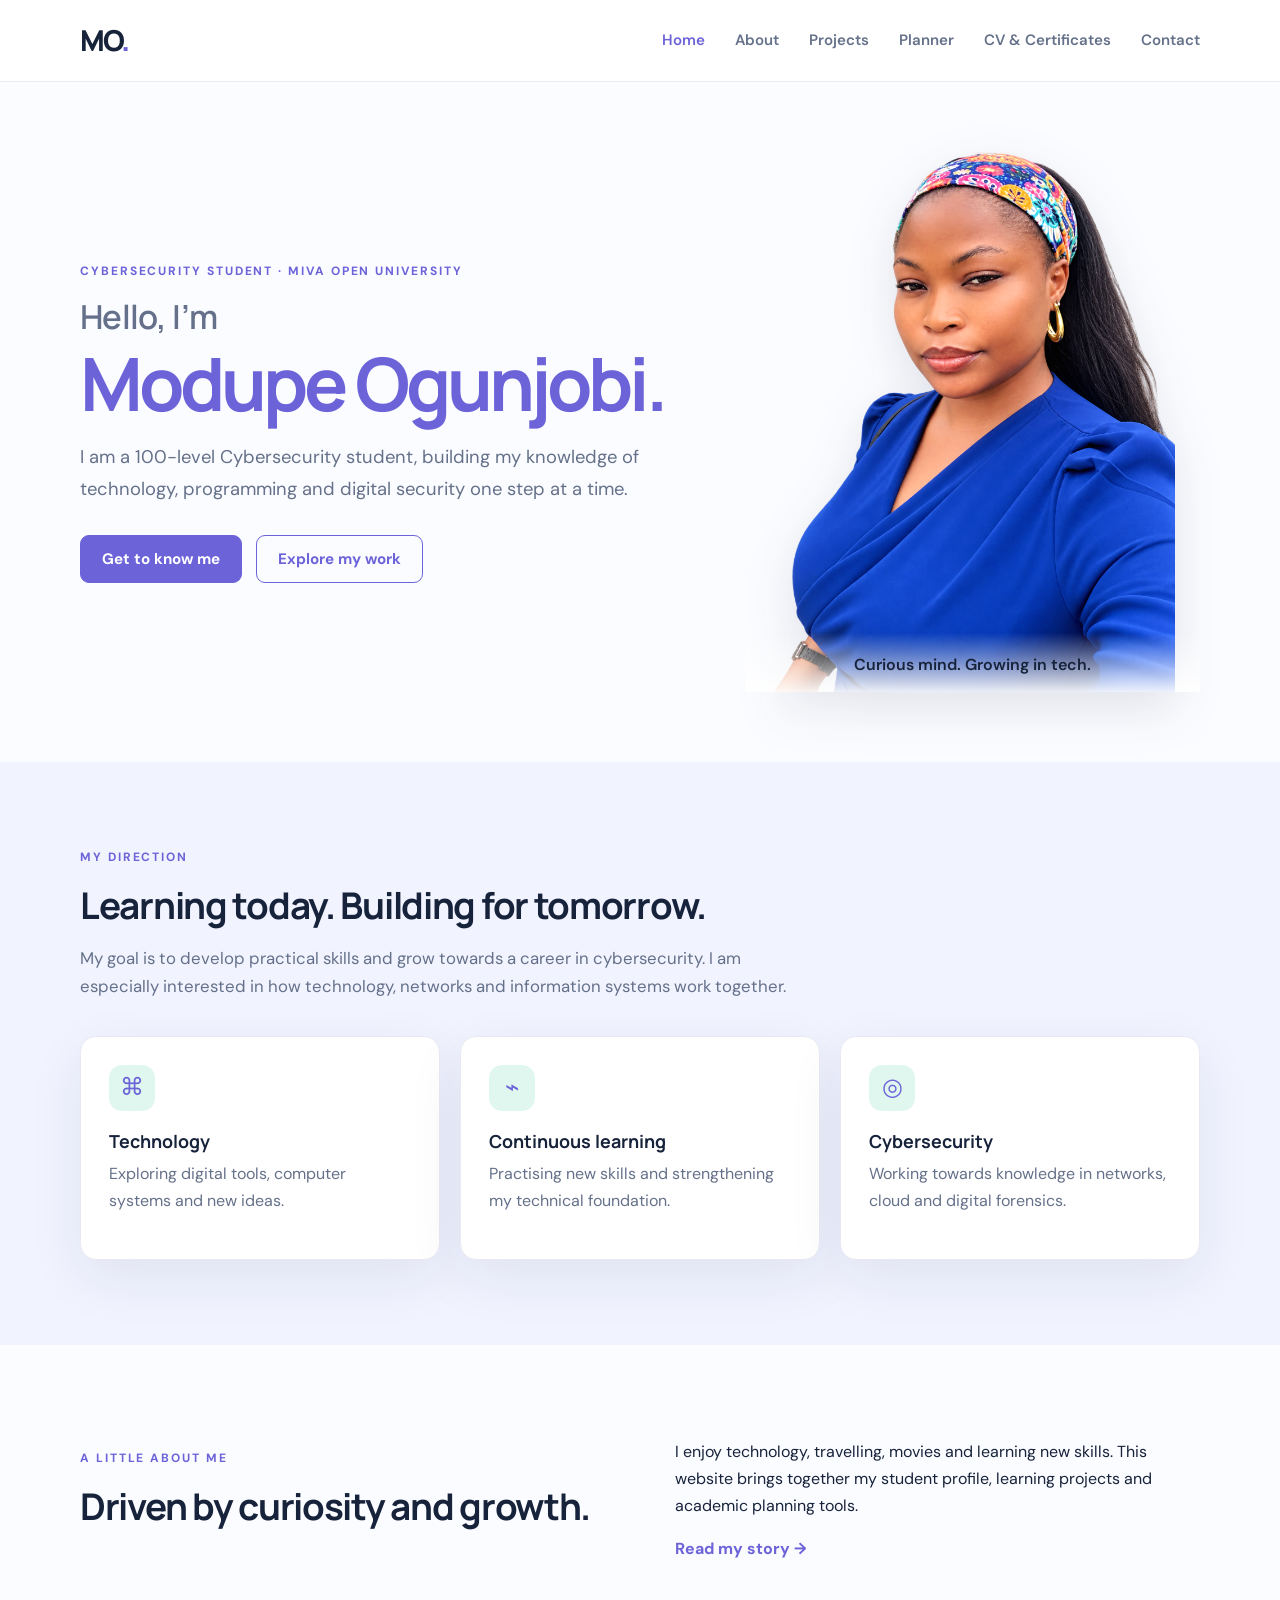
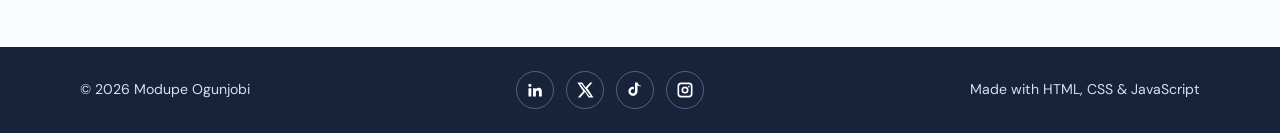
<file: index.html>
<!DOCTYPE html>
<html lang="en">
<head>
  <meta charset="UTF-8">
  <meta name="viewport" content="width=device-width, initial-scale=1.0">
  <meta name="description" content="Modupe Ogunjobi's cybersecurity student portfolio and academic planner.">
  <title>Home | Modupe Ogunjobi</title>
  <link rel="stylesheet" href="css/style.css">
  <script src="js/main.js" defer></script>
</head>
<body>
  <header class="site-header">
    <a class="brand" href="index.html">MO<span>.</span></a>
    <button class="menu-toggle" aria-label="Toggle navigation" aria-expanded="false">☰</button>
    <nav class="site-nav" aria-label="Main navigation">
      <a class="active" href="index.html">Home</a><a href="about.html">About</a><a href="projects.html">Projects</a><a href="planner.html">Planner</a><a href="credentials.html">CV & Certificates</a><a href="contact.html">Contact</a>
    </nav>
  </header>
  <main>
    <section class="hero container">
      <div class="hero-copy">
        <p class="eyebrow">CYBERSECURITY STUDENT · MIVA OPEN UNIVERSITY</p>
        <h1><span class="greeting">Hello, I’m</span><span class="hero-name">Modupe Ogunjobi.</span></h1>
        <p class="lead">I am a 100-level Cybersecurity student, building my knowledge of technology, programming and digital security one step at a time.</p>
        <div class="button-row"><a class="button" href="about.html">Get to know me</a><a class="button button-outline" href="projects.html">Explore my work</a></div>
      </div>
      <div class="hero-art"><img class="hero-photo" src="homepage_portrait_transparent_4k.png" alt="Portrait of Modupe Ogunjobi"><p>Curious mind. Growing in tech.</p></div>
    </section>
    <section class="section soft-bg">
      <div class="container">
        <p class="eyebrow">MY DIRECTION</p><h2>Learning today. Building for tomorrow.</h2>
        <p class="section-intro">My goal is to develop practical skills and grow towards a career in cybersecurity. I am especially interested in how technology, networks and information systems work together.</p>
        <div class="feature-grid">
          <article class="feature-card"><span class="feature-icon">⌘</span><h3>Technology</h3><p>Exploring digital tools, computer systems and new ideas.</p></article>
          <article class="feature-card"><span class="feature-icon">⌁</span><h3>Continuous learning</h3><p>Practising new skills and strengthening my technical foundation.</p></article>
          <article class="feature-card"><span class="feature-icon">◎</span><h3>Cybersecurity</h3><p>Working towards knowledge in networks, cloud and digital forensics.</p></article>
        </div>
      </div>
    </section>
    <section class="container section split-section">
      <div><p class="eyebrow">A LITTLE ABOUT ME</p><h2>Driven by curiosity and growth.</h2></div>
      <div><p>I enjoy technology, travelling, movies and learning new skills. This website brings together my student profile, learning projects and academic planning tools.</p><a class="text-link" href="about.html">Read my story →</a></div>
    </section>
  </main>
  <footer class="site-footer"><div class="container footer-inner"><p>© <span class="current-year"></span> Modupe Ogunjobi</p><div class="social-links" aria-label="Social media">
<a href="https://www.linkedin.com/in/modupe-ogunjobi" target="_blank" rel="noopener noreferrer" aria-label="LinkedIn"><svg viewBox="0 0 24 24" aria-hidden="true"><path d="M5.2 3.5a2.2 2.2 0 1 1 0 4.4 2.2 2.2 0 0 1 0-4.4ZM3.3 9.5h3.8v11.2H3.3V9.5Zm6.1 0H13v1.5h.1c.5-.9 1.7-1.9 3.5-1.9 3.8 0 4.5 2.5 4.5 5.7v5.9h-3.8v-5.2c0-1.3 0-3-1.9-3s-2.2 1.4-2.2 2.9v5.3H9.4V9.5Z"/></svg></a>
<a href="https://x.com/__Cortado" target="_blank" rel="noopener noreferrer" aria-label="X"><svg viewBox="0 0 24 24" aria-hidden="true"><path d="M18.9 2H22l-6.8 7.8L23.2 22h-6.3L12 14.6 5.6 22H2.4l7.3-8.4L1.8 2h6.5l4.5 6.8L18.9 2Zm-1.1 18h1.7L7.3 3.9H5.5L17.8 20Z"/></svg></a>
<a href="https://www.tiktok.com/@cold..latte" target="_blank" rel="noopener noreferrer" aria-label="TikTok"><svg viewBox="0 0 24 24" aria-hidden="true"><path d="M19.6 7.2a6.8 6.8 0 0 1-4.2-1.5v8.1a6.1 6.1 0 1 1-6.1-6.1c.4 0 .8 0 1.2.1v3.4a2.8 2.8 0 1 0 1.5 2.5V2h3.5c.2 2.1 1.5 3.8 4.1 4.1v1.1Z"/></svg></a>
<a href="https://www.instagram.com/ar.feo3" target="_blank" rel="noopener noreferrer" aria-label="Instagram"><svg viewBox="0 0 24 24" aria-hidden="true"><path d="M7 2h10a5 5 0 0 1 5 5v10a5 5 0 0 1-5 5H7a5 5 0 0 1-5-5V7a5 5 0 0 1 5-5Zm0 2.2A2.8 2.8 0 0 0 4.2 7v10A2.8 2.8 0 0 0 7 19.8h10a2.8 2.8 0 0 0 2.8-2.8V7A2.8 2.8 0 0 0 17 4.2H7Zm5 3.1a4.7 4.7 0 1 1 0 9.4 4.7 4.7 0 0 1 0-9.4Zm0 2.2a2.5 2.5 0 1 0 0 5 2.5 2.5 0 0 0 0-5Zm5.1-3.1a1.1 1.1 0 1 1 0 2.2 1.1 1.1 0 0 1 0-2.2Z"/></svg></a>
</div><p>Made with HTML, CSS & JavaScript</p></div></footer>
</body>
</html>
</file>
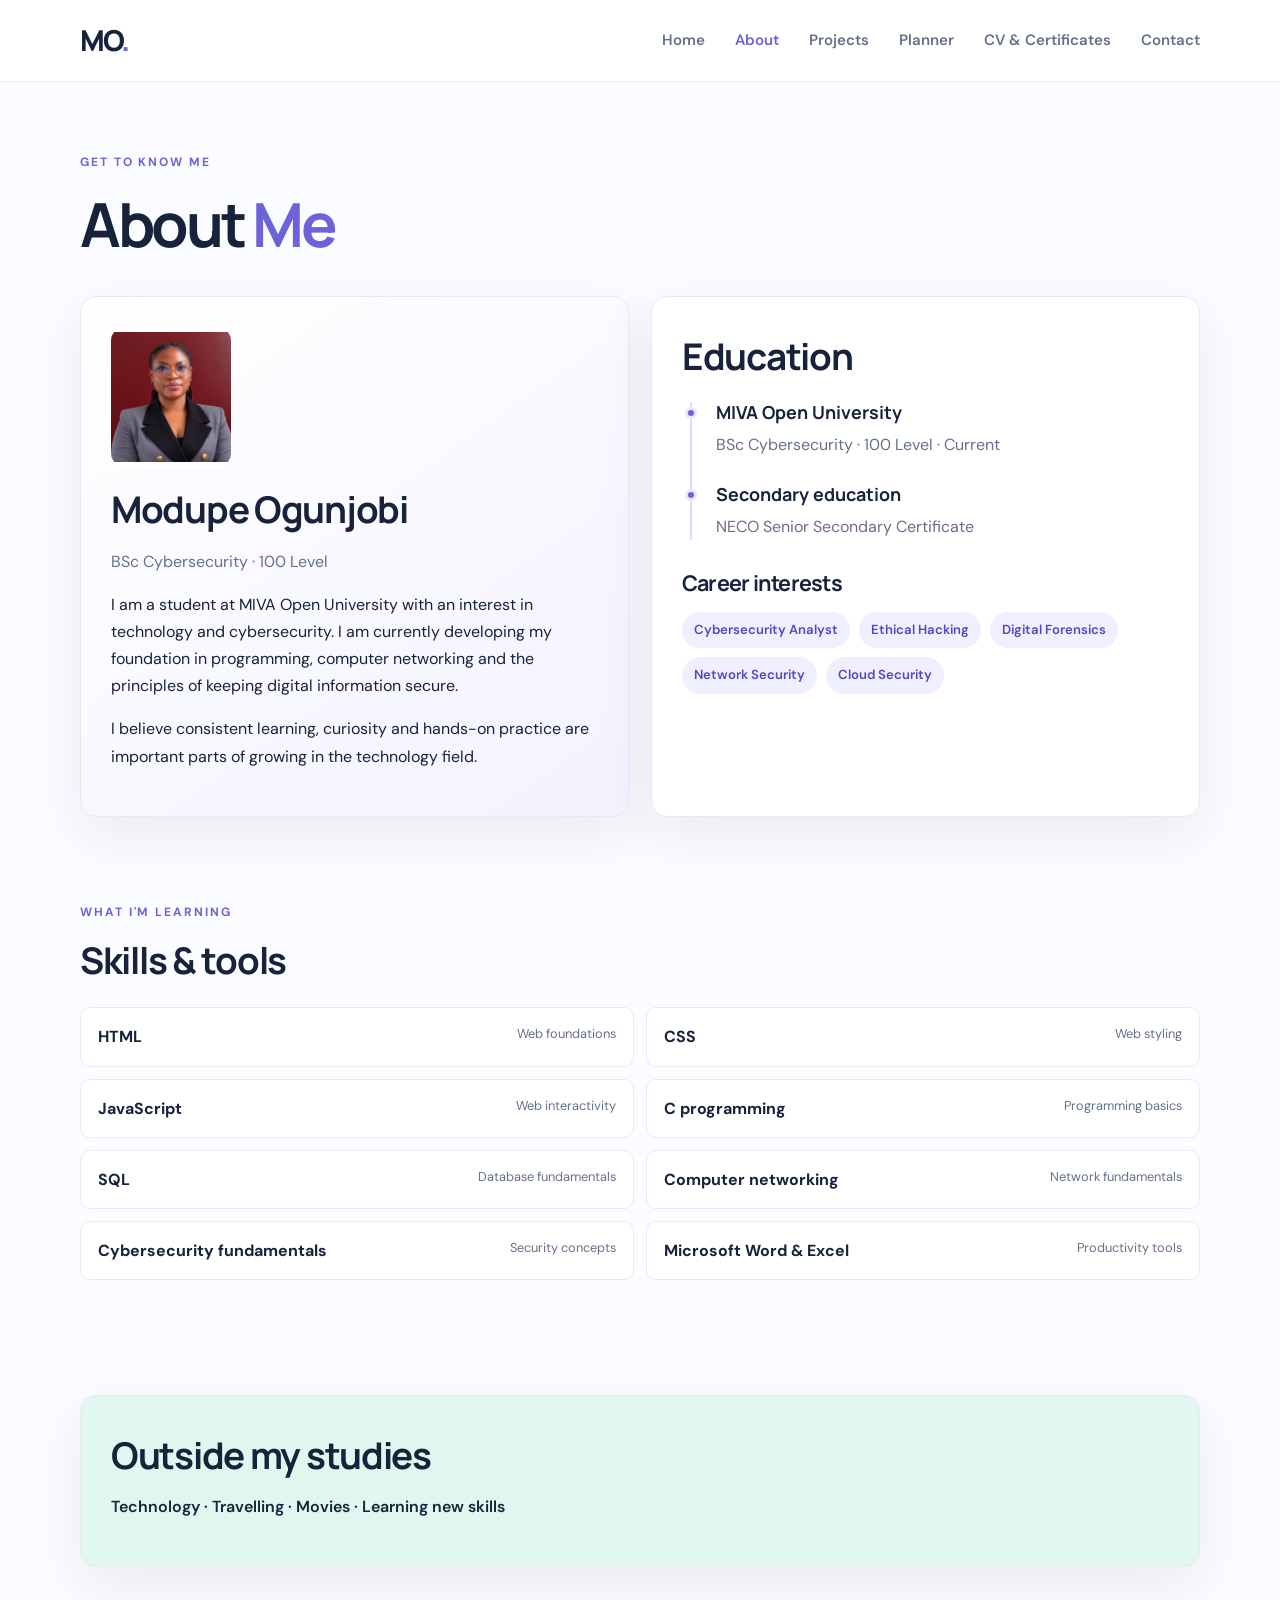
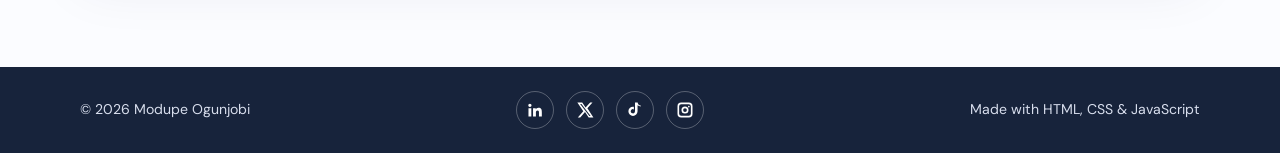
<file: about.html>
<!DOCTYPE html>
<html lang="en"><head><meta charset="UTF-8"><meta name="viewport" content="width=device-width, initial-scale=1.0"><title>About | Modupe Ogunjobi</title><link rel="stylesheet" href="css/style.css"><script src="js/main.js" defer></script></head>
<body>
<header class="site-header"><a class="brand" href="index.html">MO<span>.</span></a><button class="menu-toggle" aria-label="Toggle navigation" aria-expanded="false">☰</button><nav class="site-nav" aria-label="Main navigation"><a href="index.html">Home</a><a class="active" href="about.html">About</a><a href="projects.html">Projects</a><a href="planner.html">Planner</a><a href="credentials.html">CV & Certificates</a><a href="contact.html">Contact</a></nav></header>
<main class="container page-content">
  <p class="eyebrow">GET TO KNOW ME</p><h1>About <span>Me</span></h1>
  <div class="about-layout"><section class="panel about-intro"><img class="profile-photo" src="IMG_4161.JPG" alt="Portrait of Modupe Ogunjobi"><h2>Modupe Ogunjobi</h2><p class="muted">BSc Cybersecurity · 100 Level</p><p>I am a student at MIVA Open University with an interest in technology and cybersecurity. I am currently developing my foundation in programming, computer networking and the principles of keeping digital information secure.</p><p>I believe consistent learning, curiosity and hands-on practice are important parts of growing in the technology field.</p></section>
  <section class="panel"><h2>Education</h2><div class="timeline"><div><span class="timeline-dot"></span><h3>MIVA Open University</h3><p>BSc Cybersecurity · 100 Level · Current</p></div><div><span class="timeline-dot"></span><h3>Secondary education</h3><p>NECO Senior Secondary Certificate</p></div></div><h2 class="subheading">Career interests</h2><ul class="tag-list"><li>Cybersecurity Analyst</li><li>Ethical Hacking</li><li>Digital Forensics</li><li>Network Security</li><li>Cloud Security</li></ul></section></div>
  <section class="section"><p class="eyebrow">WHAT I'M LEARNING</p><h2>Skills & tools</h2><div class="skills-grid"><div class="skill"><span>HTML</span><span>Web foundations</span></div><div class="skill"><span>CSS</span><span>Web styling</span></div><div class="skill"><span>JavaScript</span><span>Web interactivity</span></div><div class="skill"><span>C programming</span><span>Programming basics</span></div><div class="skill"><span>SQL</span><span>Database fundamentals</span></div><div class="skill"><span>Computer networking</span><span>Network fundamentals</span></div><div class="skill"><span>Cybersecurity fundamentals</span><span>Security concepts</span></div><div class="skill"><span>Microsoft Word & Excel</span><span>Productivity tools</span></div></div></section>
  <section class="panel interests"><h2>Outside my studies</h2><p>Technology · Travelling · Movies · Learning new skills</p></section>
</main>
<footer class="site-footer"><div class="container footer-inner"><p>© <span class="current-year"></span> Modupe Ogunjobi</p><div class="social-links" aria-label="Social media">
<a href="https://www.linkedin.com/in/modupe-ogunjobi" target="_blank" rel="noopener noreferrer" aria-label="LinkedIn"><svg viewBox="0 0 24 24" aria-hidden="true"><path d="M5.2 3.5a2.2 2.2 0 1 1 0 4.4 2.2 2.2 0 0 1 0-4.4ZM3.3 9.5h3.8v11.2H3.3V9.5Zm6.1 0H13v1.5h.1c.5-.9 1.7-1.9 3.5-1.9 3.8 0 4.5 2.5 4.5 5.7v5.9h-3.8v-5.2c0-1.3 0-3-1.9-3s-2.2 1.4-2.2 2.9v5.3H9.4V9.5Z"/></svg></a>
<a href="https://x.com/__Cortado" target="_blank" rel="noopener noreferrer" aria-label="X"><svg viewBox="0 0 24 24" aria-hidden="true"><path d="M18.9 2H22l-6.8 7.8L23.2 22h-6.3L12 14.6 5.6 22H2.4l7.3-8.4L1.8 2h6.5l4.5 6.8L18.9 2Zm-1.1 18h1.7L7.3 3.9H5.5L17.8 20Z"/></svg></a>
<a href="https://www.tiktok.com/@cold..latte" target="_blank" rel="noopener noreferrer" aria-label="TikTok"><svg viewBox="0 0 24 24" aria-hidden="true"><path d="M19.6 7.2a6.8 6.8 0 0 1-4.2-1.5v8.1a6.1 6.1 0 1 1-6.1-6.1c.4 0 .8 0 1.2.1v3.4a2.8 2.8 0 1 0 1.5 2.5V2h3.5c.2 2.1 1.5 3.8 4.1 4.1v1.1Z"/></svg></a>
<a href="https://www.instagram.com/ar.feo3" target="_blank" rel="noopener noreferrer" aria-label="Instagram"><svg viewBox="0 0 24 24" aria-hidden="true"><path d="M7 2h10a5 5 0 0 1 5 5v10a5 5 0 0 1-5 5H7a5 5 0 0 1-5-5V7a5 5 0 0 1 5-5Zm0 2.2A2.8 2.8 0 0 0 4.2 7v10A2.8 2.8 0 0 0 7 19.8h10a2.8 2.8 0 0 0 2.8-2.8V7A2.8 2.8 0 0 0 17 4.2H7Zm5 3.1a4.7 4.7 0 1 1 0 9.4 4.7 4.7 0 0 1 0-9.4Zm0 2.2a2.5 2.5 0 1 0 0 5 2.5 2.5 0 0 0 0-5Zm5.1-3.1a1.1 1.1 0 1 1 0 2.2 1.1 1.1 0 0 1 0-2.2Z"/></svg></a>
</div><p>Made with HTML, CSS & JavaScript</p></div></footer></body></html>
</file>
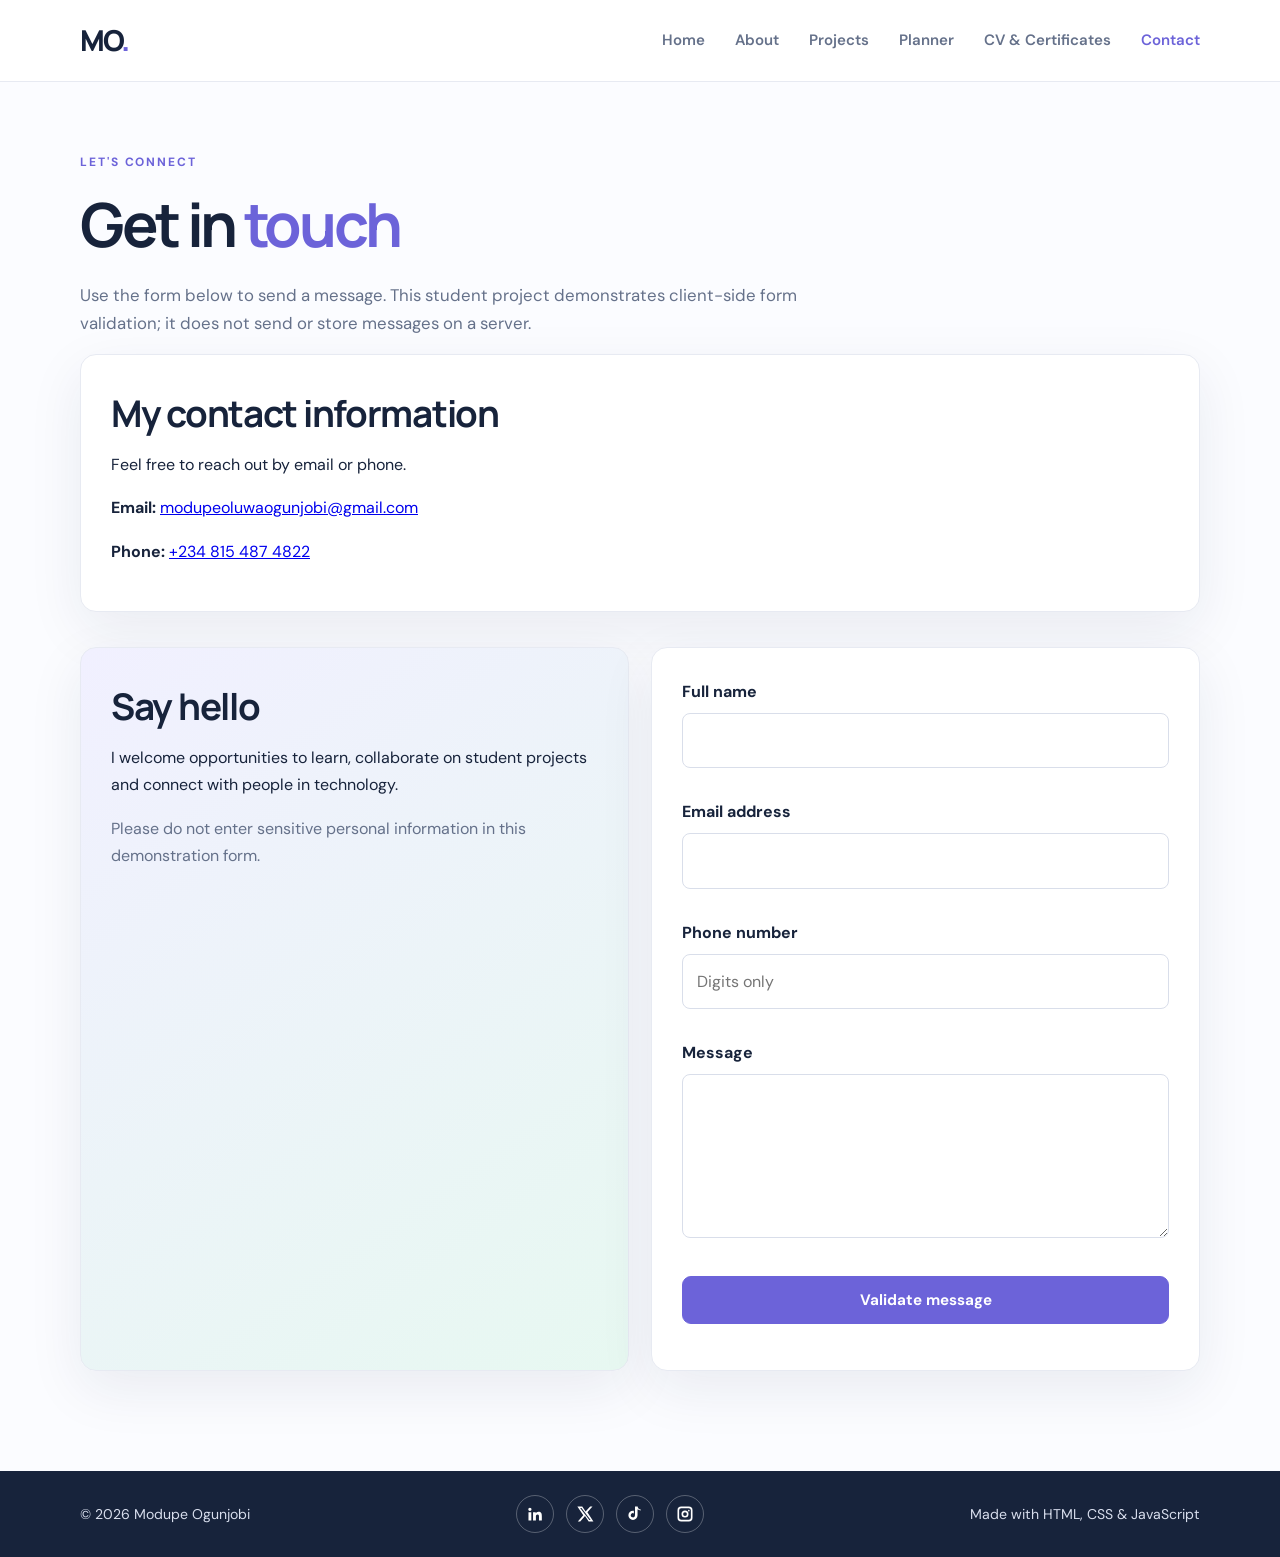
<file: contact.html>
<!DOCTYPE html>
<html lang="en"><head><meta charset="UTF-8"><meta name="viewport" content="width=device-width, initial-scale=1.0"><title>Contact | Modupe Ogunjobi</title><link rel="stylesheet" href="css/style.css"><script src="js/main.js" defer></script></head>
<body>
<header class="site-header"><a class="brand" href="index.html">MO<span>.</span></a><button class="menu-toggle" aria-label="Toggle navigation" aria-expanded="false">☰</button><nav class="site-nav" aria-label="Main navigation"><a href="index.html">Home</a><a href="about.html">About</a><a href="projects.html">Projects</a><a href="planner.html">Planner</a><a href="credentials.html">CV & Certificates</a><a class="active" href="contact.html">Contact</a></nav></header>
<main class="container page-content"><p class="eyebrow">LET'S CONNECT</p><h1>Get in <span>touch</span></h1><p class="section-intro">Use the form below to send a message. This student project demonstrates client-side form validation; it does not send or store messages on a server.</p>
<section class="panel contact-details" aria-label="Contact information">
  <h2>My contact information</h2>
  <p>Feel free to reach out by email or phone.</p>
  <p><strong>Email:</strong> <a href="mailto:modupeoluwaogunjobi@gmail.com">modupeoluwaogunjobi@gmail.com</a></p>
  <p><strong>Phone:</strong> <a href="tel:+2348154874822">+234 815 487 4822</a></p>
</section>
<div class="contact-layout"><section class="panel contact-note"><h2>Say hello</h2><p>I welcome opportunities to learn, collaborate on student projects and connect with people in technology.</p><p class="muted">Please do not enter sensitive personal information in this demonstration form.</p></section>
<form id="contact-form" class="panel contact-form" novalidate><div class="form-field"><label for="name">Full name</label><input id="name" name="name" type="text" autocomplete="name" required><small class="error-message" id="name-error"></small></div><div class="form-field"><label for="email">Email address</label><input id="email" name="email" type="email" autocomplete="email" required><small class="error-message" id="email-error"></small></div><div class="form-field"><label for="phone">Phone number</label><input id="phone" name="phone" type="tel" inputmode="numeric" placeholder="Digits only" required><small class="error-message" id="phone-error"></small></div><div class="form-field"><label for="message">Message</label><textarea id="message" name="message" rows="5" required></textarea><small class="error-message" id="message-error"></small></div><button class="button" type="submit">Validate message</button><p id="form-feedback" class="form-feedback" role="status"></p></form></div>
</main><footer class="site-footer"><div class="container footer-inner"><p>© <span class="current-year"></span> Modupe Ogunjobi</p><div class="social-links" aria-label="Social media">
<a href="https://www.linkedin.com/in/modupe-ogunjobi" target="_blank" rel="noopener noreferrer" aria-label="LinkedIn"><svg viewBox="0 0 24 24" aria-hidden="true"><path d="M5.2 3.5a2.2 2.2 0 1 1 0 4.4 2.2 2.2 0 0 1 0-4.4ZM3.3 9.5h3.8v11.2H3.3V9.5Zm6.1 0H13v1.5h.1c.5-.9 1.7-1.9 3.5-1.9 3.8 0 4.5 2.5 4.5 5.7v5.9h-3.8v-5.2c0-1.3 0-3-1.9-3s-2.2 1.4-2.2 2.9v5.3H9.4V9.5Z"/></svg></a>
<a href="https://x.com/__Cortado" target="_blank" rel="noopener noreferrer" aria-label="X"><svg viewBox="0 0 24 24" aria-hidden="true"><path d="M18.9 2H22l-6.8 7.8L23.2 22h-6.3L12 14.6 5.6 22H2.4l7.3-8.4L1.8 2h6.5l4.5 6.8L18.9 2Zm-1.1 18h1.7L7.3 3.9H5.5L17.8 20Z"/></svg></a>
<a href="https://www.tiktok.com/@cold..latte" target="_blank" rel="noopener noreferrer" aria-label="TikTok"><svg viewBox="0 0 24 24" aria-hidden="true"><path d="M19.6 7.2a6.8 6.8 0 0 1-4.2-1.5v8.1a6.1 6.1 0 1 1-6.1-6.1c.4 0 .8 0 1.2.1v3.4a2.8 2.8 0 1 0 1.5 2.5V2h3.5c.2 2.1 1.5 3.8 4.1 4.1v1.1Z"/></svg></a>
<a href="https://www.instagram.com/ar.feo3" target="_blank" rel="noopener noreferrer" aria-label="Instagram"><svg viewBox="0 0 24 24" aria-hidden="true"><path d="M7 2h10a5 5 0 0 1 5 5v10a5 5 0 0 1-5 5H7a5 5 0 0 1-5-5V7a5 5 0 0 1 5-5Zm0 2.2A2.8 2.8 0 0 0 4.2 7v10A2.8 2.8 0 0 0 7 19.8h10a2.8 2.8 0 0 0 2.8-2.8V7A2.8 2.8 0 0 0 17 4.2H7Zm5 3.1a4.7 4.7 0 1 1 0 9.4 4.7 4.7 0 0 1 0-9.4Zm0 2.2a2.5 2.5 0 1 0 0 5 2.5 2.5 0 0 0 0-5Zm5.1-3.1a1.1 1.1 0 1 1 0 2.2 1.1 1.1 0 0 1 0-2.2Z"/></svg></a>
</div><p>Made with HTML, CSS & JavaScript</p></div></footer></body></html>
</file>
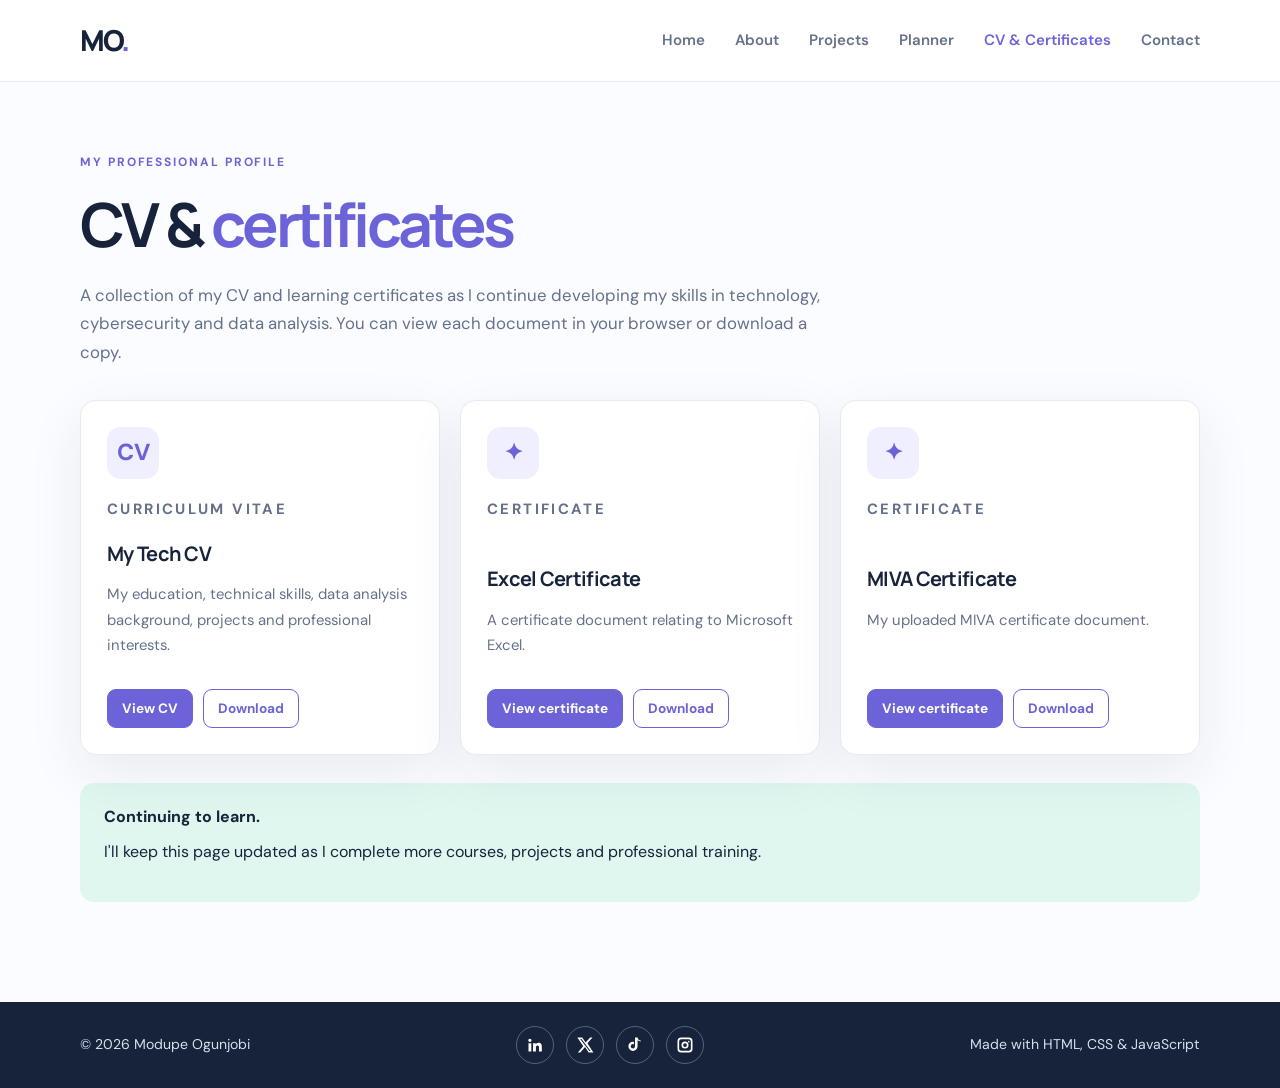
<file: credentials.html>
<!DOCTYPE html>
<html lang="en">
<head>
  <meta charset="UTF-8">
  <meta name="viewport" content="width=device-width, initial-scale=1.0">
  <meta name="description" content="View and download Modupe Ogunjobi's CV and certificates.">
  <title>CV & Certificates | Modupe Ogunjobi</title>
  <link rel="stylesheet" href="css/style.css">
  <script src="js/main.js" defer></script>
</head>
<body>
  <header class="site-header">
    <a class="brand" href="index.html">MO<span>.</span></a>
    <button class="menu-toggle" aria-label="Toggle navigation" aria-expanded="false">☰</button>
    <nav class="site-nav" aria-label="Main navigation">
      <a href="index.html">Home</a>
      <a href="about.html">About</a>
      <a href="projects.html">Projects</a>
      <a href="planner.html">Planner</a>
      <a class="active" href="credentials.html">CV & Certificates</a>
      <a href="contact.html">Contact</a>
    </nav>
  </header>
  <main class="container page-content">
    <p class="eyebrow">MY PROFESSIONAL PROFILE</p>
    <h1>CV & <span>certificates</span></h1>
    <p class="credentials-intro">A collection of my CV and learning certificates as I continue developing my skills in technology, cybersecurity and data analysis. You can view each document in your browser or download a copy.</p>
    <section class="document-grid" aria-label="CV and certificates">
      <article class="document-card">
        <div class="document-icon" aria-hidden="true">CV</div>
        <p class="eyebrow">CURRICULUM VITAE</p>
        <h2>My Tech CV</h2>
        <p>My education, technical skills, data analysis background, projects and professional interests.</p>
        <div class="document-actions">
          <a class="button" href="Tech%20CV.pdf" target="_blank" rel="noopener">View CV</a>
          <a class="button button-outline" href="Tech%20CV.pdf" download>Download</a>
        </div>
      </article>
      <article class="document-card">
        <div class="document-icon" aria-hidden="true">✦</div>
        <p class="eyebrow">CERTIFICATE</p>
        <h2>Excel Certificate</h2>
        <p>A certificate document relating to Microsoft Excel.</p>
        <div class="document-actions">
          <a class="button" href="Excel%20_cert.pdf" target="_blank" rel="noopener">View certificate</a>
          <a class="button button-outline" href="Excel%20_cert.pdf" download>Download</a>
        </div>
      </article>
      <article class="document-card">
        <div class="document-icon" aria-hidden="true">✦</div>
        <p class="eyebrow">CERTIFICATE</p>
        <h2>MIVA Certificate</h2>
        <p>My uploaded MIVA certificate document.</p>
        <div class="document-actions">
          <a class="button" href="Miva.pdf" target="_blank" rel="noopener">View certificate</a>
          <a class="button button-outline" href="Miva.pdf" download>Download</a>
        </div>
      </article>
    </section>
    <div class="document-note">
      <strong>Continuing to learn.</strong>
      <p>I'll keep this page updated as I complete more courses, projects and professional training.</p>
    </div>
  </main>
  <footer class="site-footer"><div class="container footer-inner"><p>© <span class="current-year"></span> Modupe Ogunjobi</p><div class="social-links" aria-label="Social media">
<a href="https://www.linkedin.com/in/modupe-ogunjobi" target="_blank" rel="noopener noreferrer" aria-label="LinkedIn"><svg viewBox="0 0 24 24" aria-hidden="true"><path d="M5.2 3.5a2.2 2.2 0 1 1 0 4.4 2.2 2.2 0 0 1 0-4.4ZM3.3 9.5h3.8v11.2H3.3V9.5Zm6.1 0H13v1.5h.1c.5-.9 1.7-1.9 3.5-1.9 3.8 0 4.5 2.5 4.5 5.7v5.9h-3.8v-5.2c0-1.3 0-3-1.9-3s-2.2 1.4-2.2 2.9v5.3H9.4V9.5Z"/></svg></a>
<a href="https://x.com/__Cortado" target="_blank" rel="noopener noreferrer" aria-label="X"><svg viewBox="0 0 24 24" aria-hidden="true"><path d="M18.9 2H22l-6.8 7.8L23.2 22h-6.3L12 14.6 5.6 22H2.4l7.3-8.4L1.8 2h6.5l4.5 6.8L18.9 2Zm-1.1 18h1.7L7.3 3.9H5.5L17.8 20Z"/></svg></a>
<a href="https://www.tiktok.com/@cold..latte" target="_blank" rel="noopener noreferrer" aria-label="TikTok"><svg viewBox="0 0 24 24" aria-hidden="true"><path d="M19.6 7.2a6.8 6.8 0 0 1-4.2-1.5v8.1a6.1 6.1 0 1 1-6.1-6.1c.4 0 .8 0 1.2.1v3.4a2.8 2.8 0 1 0 1.5 2.5V2h3.5c.2 2.1 1.5 3.8 4.1 4.1v1.1Z"/></svg></a>
<a href="https://www.instagram.com/ar.feo3" target="_blank" rel="noopener noreferrer" aria-label="Instagram"><svg viewBox="0 0 24 24" aria-hidden="true"><path d="M7 2h10a5 5 0 0 1 5 5v10a5 5 0 0 1-5 5H7a5 5 0 0 1-5-5V7a5 5 0 0 1 5-5Zm0 2.2A2.8 2.8 0 0 0 4.2 7v10A2.8 2.8 0 0 0 7 19.8h10a2.8 2.8 0 0 0 2.8-2.8V7A2.8 2.8 0 0 0 17 4.2H7Zm5 3.1a4.7 4.7 0 1 1 0 9.4 4.7 4.7 0 0 1 0-9.4Zm0 2.2a2.5 2.5 0 1 0 0 5 2.5 2.5 0 0 0 0-5Zm5.1-3.1a1.1 1.1 0 1 1 0 2.2 1.1 1.1 0 0 1 0-2.2Z"/></svg></a>
</div><p>Made with HTML, CSS & JavaScript</p></div></footer>
</body>
</html>
</file>
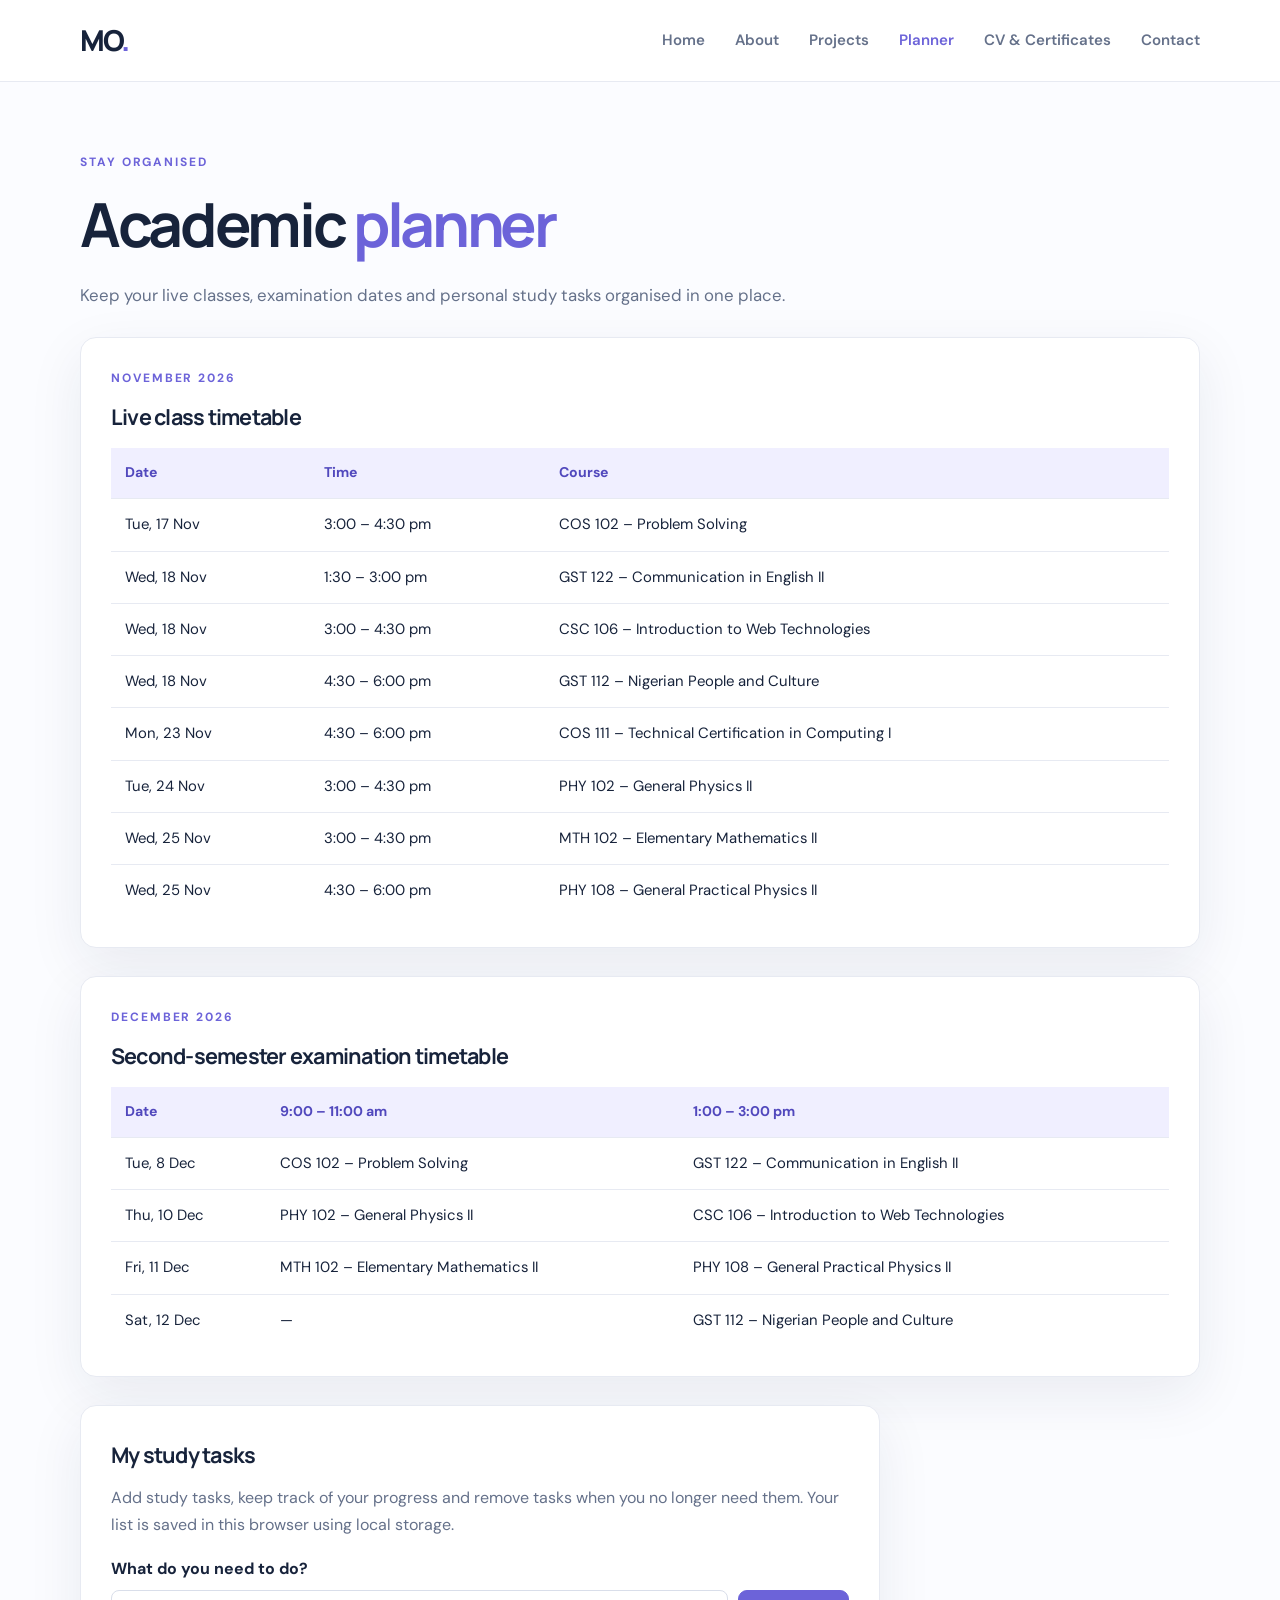
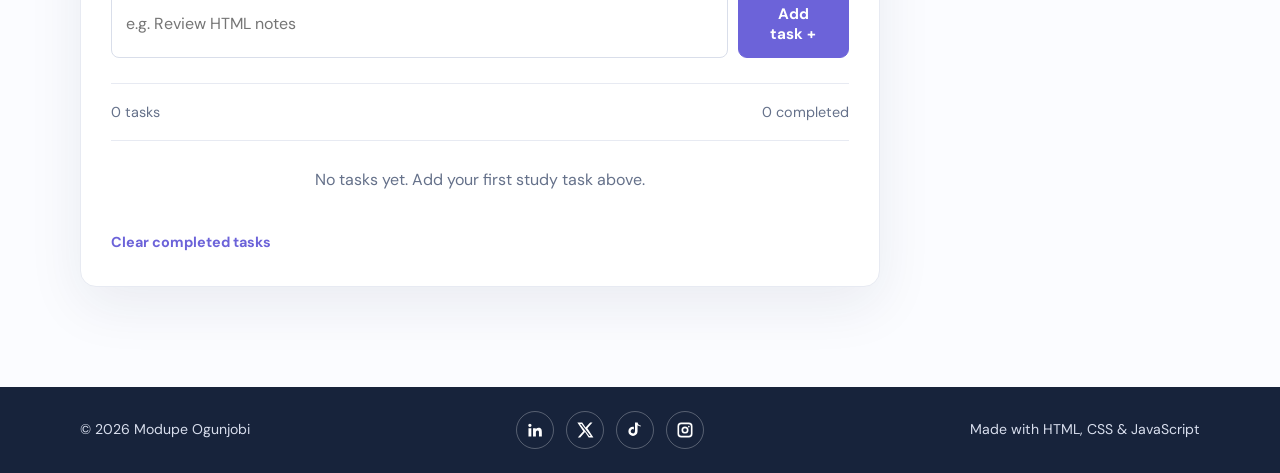
<file: planner.html>
<!DOCTYPE html>
<html lang="en"><head><meta charset="UTF-8"><meta name="viewport" content="width=device-width, initial-scale=1.0"><title>Academic Planner | Modupe Ogunjobi</title><link rel="stylesheet" href="css/style.css"><script src="js/main.js" defer></script></head>
<body>
<header class="site-header"><a class="brand" href="index.html">MO<span>.</span></a><button class="menu-toggle" aria-label="Toggle navigation" aria-expanded="false">☰</button><nav class="site-nav" aria-label="Main navigation"><a href="index.html">Home</a><a href="about.html">About</a><a href="projects.html">Projects</a><a class="active" href="planner.html">Planner</a><a href="credentials.html">CV & Certificates</a><a href="contact.html">Contact</a></nav></header>
<main class="container page-content"><p class="eyebrow">STAY ORGANISED</p><h1>Academic <span>planner</span></h1><p class="section-intro">Keep your live classes, examination dates and personal study tasks organised in one place.</p>

<section class="schedule-section panel" aria-labelledby="live-classes-heading">
<p class="eyebrow">NOVEMBER 2026</p><h2 id="live-classes-heading" class="subheading">Live class timetable</h2>
<div class="schedule-table-wrap"><table class="schedule-table"><thead><tr><th>Date</th><th>Time</th><th>Course</th></tr></thead><tbody>
<tr><td>Tue, 17 Nov</td><td>3:00 – 4:30 pm</td><td>COS 102 – Problem Solving</td></tr>
<tr><td>Wed, 18 Nov</td><td>1:30 – 3:00 pm</td><td>GST 122 – Communication in English II</td></tr>
<tr><td>Wed, 18 Nov</td><td>3:00 – 4:30 pm</td><td>CSC 106 – Introduction to Web Technologies</td></tr>
<tr><td>Wed, 18 Nov</td><td>4:30 – 6:00 pm</td><td>GST 112 – Nigerian People and Culture</td></tr>
<tr><td>Mon, 23 Nov</td><td>4:30 – 6:00 pm</td><td>COS 111 – Technical Certification in Computing I</td></tr>
<tr><td>Tue, 24 Nov</td><td>3:00 – 4:30 pm</td><td>PHY 102 – General Physics II</td></tr>
<tr><td>Wed, 25 Nov</td><td>3:00 – 4:30 pm</td><td>MTH 102 – Elementary Mathematics II</td></tr>
<tr><td>Wed, 25 Nov</td><td>4:30 – 6:00 pm</td><td>PHY 108 – General Practical Physics II</td></tr>
</tbody></table></div></section>

<section class="schedule-section panel" aria-labelledby="exam-heading">
<p class="eyebrow">DECEMBER 2026</p><h2 id="exam-heading" class="subheading">Second-semester examination timetable</h2>
<div class="schedule-table-wrap"><table class="schedule-table"><thead><tr><th>Date</th><th>9:00 – 11:00 am</th><th>1:00 – 3:00 pm</th></tr></thead><tbody>
<tr><td>Tue, 8 Dec</td><td>COS 102 – Problem Solving</td><td>GST 122 – Communication in English II</td></tr>
<tr><td>Thu, 10 Dec</td><td>PHY 102 – General Physics II</td><td>CSC 106 – Introduction to Web Technologies</td></tr>
<tr><td>Fri, 11 Dec</td><td>MTH 102 – Elementary Mathematics II</td><td>PHY 108 – General Practical Physics II</td></tr>
<tr><td>Sat, 12 Dec</td><td>—</td><td>GST 112 – Nigerian People and Culture</td></tr>
</tbody></table></div></section>

<section class="planner panel"><h2 class="subheading">My study tasks</h2><p class="muted">Add study tasks, keep track of your progress and remove tasks when you no longer need them. Your list is saved in this browser using local storage.</p><form id="task-form" class="task-form"><label for="task-input">What do you need to do?</label><div class="task-entry"><input id="task-input" type="text" placeholder="e.g. Review HTML notes" maxlength="100" required><button class="button" type="submit">Add task +</button></div></form>
<div class="planner-summary"><span id="task-count">0 tasks</span><span id="completed-count">0 completed</span></div><ul id="task-list" class="task-list" aria-live="polite"><li class="empty-state">No tasks yet. Add your first study task above.</li></ul><button id="clear-completed" class="text-button" type="button">Clear completed tasks</button></section>
</main><footer class="site-footer"><div class="container footer-inner"><p>© <span class="current-year"></span> Modupe Ogunjobi</p><div class="social-links" aria-label="Social media">
<a href="https://www.linkedin.com/in/modupe-ogunjobi" target="_blank" rel="noopener noreferrer" aria-label="LinkedIn"><svg viewBox="0 0 24 24" aria-hidden="true"><path d="M5.2 3.5a2.2 2.2 0 1 1 0 4.4 2.2 2.2 0 0 1 0-4.4ZM3.3 9.5h3.8v11.2H3.3V9.5Zm6.1 0H13v1.5h.1c.5-.9 1.7-1.9 3.5-1.9 3.8 0 4.5 2.5 4.5 5.7v5.9h-3.8v-5.2c0-1.3 0-3-1.9-3s-2.2 1.4-2.2 2.9v5.3H9.4V9.5Z"/></svg></a>
<a href="https://x.com/__Cortado" target="_blank" rel="noopener noreferrer" aria-label="X"><svg viewBox="0 0 24 24" aria-hidden="true"><path d="M18.9 2H22l-6.8 7.8L23.2 22h-6.3L12 14.6 5.6 22H2.4l7.3-8.4L1.8 2h6.5l4.5 6.8L18.9 2Zm-1.1 18h1.7L7.3 3.9H5.5L17.8 20Z"/></svg></a>
<a href="https://www.tiktok.com/@cold..latte" target="_blank" rel="noopener noreferrer" aria-label="TikTok"><svg viewBox="0 0 24 24" aria-hidden="true"><path d="M19.6 7.2a6.8 6.8 0 0 1-4.2-1.5v8.1a6.1 6.1 0 1 1-6.1-6.1c.4 0 .8 0 1.2.1v3.4a2.8 2.8 0 1 0 1.5 2.5V2h3.5c.2 2.1 1.5 3.8 4.1 4.1v1.1Z"/></svg></a>
<a href="https://www.instagram.com/ar.feo3" target="_blank" rel="noopener noreferrer" aria-label="Instagram"><svg viewBox="0 0 24 24" aria-hidden="true"><path d="M7 2h10a5 5 0 0 1 5 5v10a5 5 0 0 1-5 5H7a5 5 0 0 1-5-5V7a5 5 0 0 1 5-5Zm0 2.2A2.8 2.8 0 0 0 4.2 7v10A2.8 2.8 0 0 0 7 19.8h10a2.8 2.8 0 0 0 2.8-2.8V7A2.8 2.8 0 0 0 17 4.2H7Zm5 3.1a4.7 4.7 0 1 1 0 9.4 4.7 4.7 0 0 1 0-9.4Zm0 2.2a2.5 2.5 0 1 0 0 5 2.5 2.5 0 0 0 0-5Zm5.1-3.1a1.1 1.1 0 1 1 0 2.2 1.1 1.1 0 0 1 0-2.2Z"/></svg></a>
</div><p>Made with HTML, CSS & JavaScript</p></div></footer></body></html>
</file>
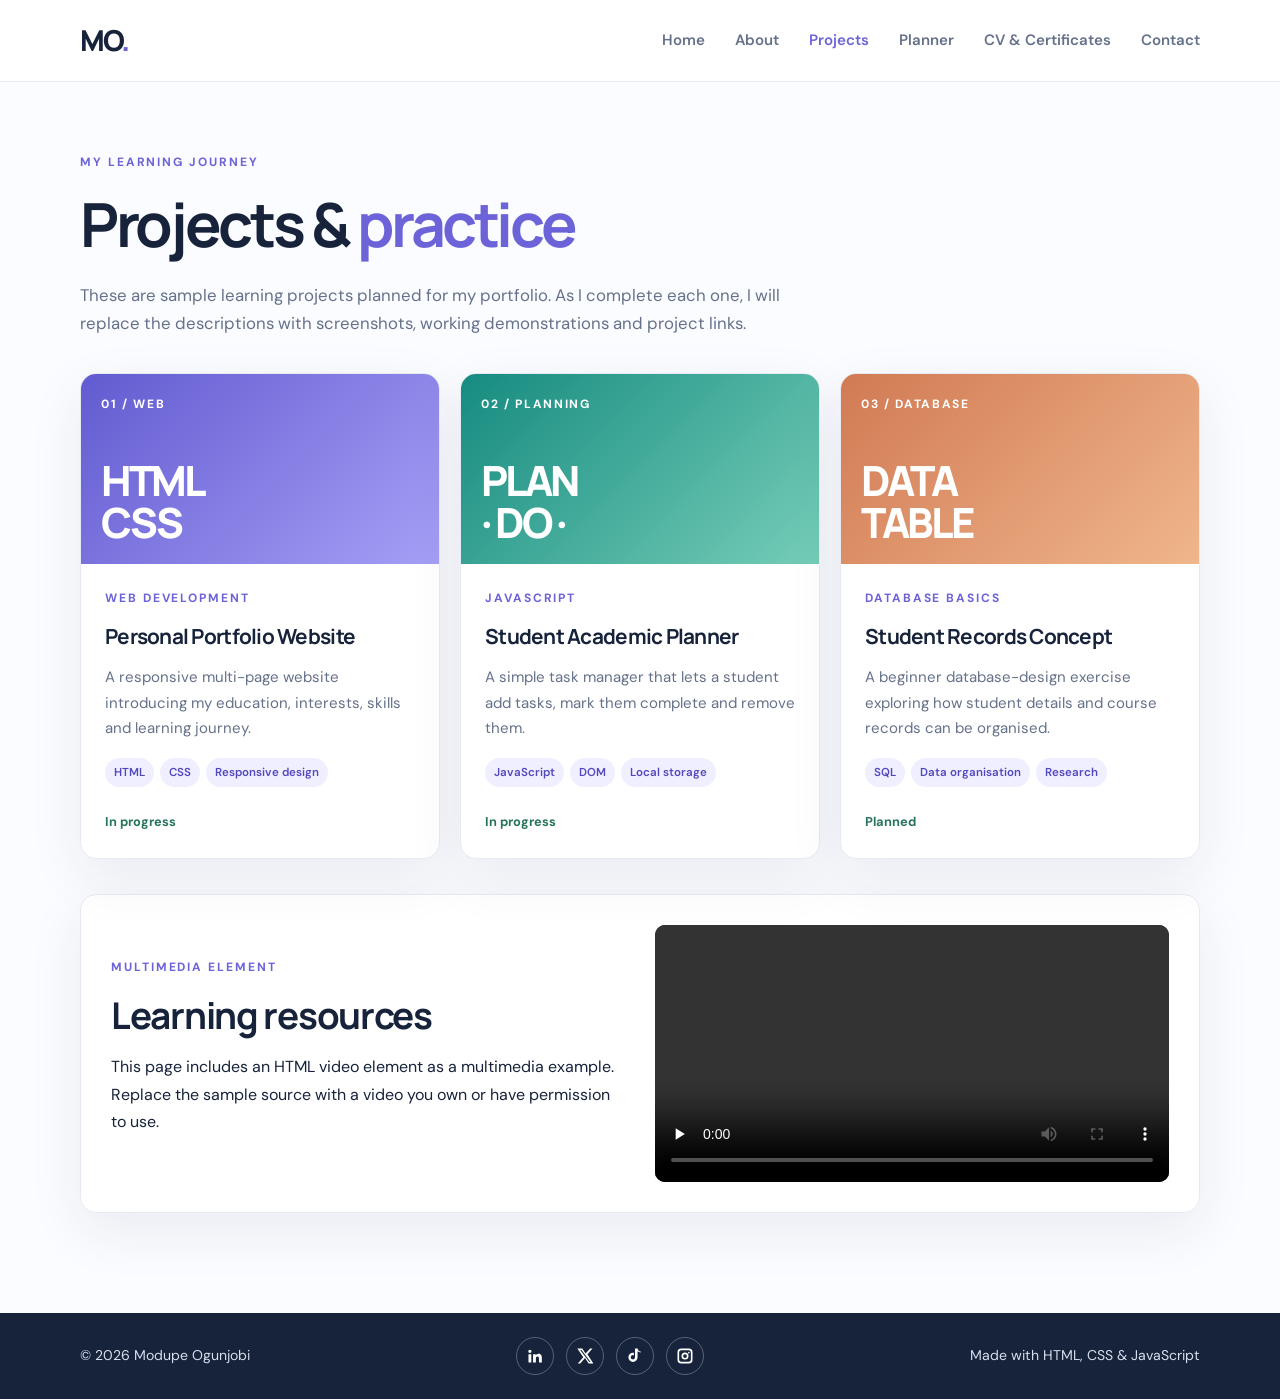
<file: projects.html>
<!DOCTYPE html>
<html lang="en"><head><meta charset="UTF-8"><meta name="viewport" content="width=device-width, initial-scale=1.0"><title>Projects | Modupe Ogunjobi</title><link rel="stylesheet" href="css/style.css"><script src="js/main.js" defer></script></head>
<body>
<header class="site-header"><a class="brand" href="index.html">MO<span>.</span></a><button class="menu-toggle" aria-label="Toggle navigation" aria-expanded="false">☰</button><nav class="site-nav" aria-label="Main navigation"><a href="index.html">Home</a><a href="about.html">About</a><a class="active" href="projects.html">Projects</a><a href="planner.html">Planner</a><a href="credentials.html">CV & Certificates</a><a href="contact.html">Contact</a></nav></header>
<main class="container page-content"><p class="eyebrow">MY LEARNING JOURNEY</p><h1>Projects & <span>practice</span></h1><p class="section-intro">These are sample learning projects planned for my portfolio. As I complete each one, I will replace the descriptions with screenshots, working demonstrations and project links.</p>
<div class="project-grid">
<article class="project-card"><div class="project-art art-one"><span>01 / WEB</span><strong>HTML<br>CSS</strong></div><div class="project-body"><p class="eyebrow">WEB DEVELOPMENT</p><h2>Personal Portfolio Website</h2><p>A responsive multi-page website introducing my education, interests, skills and learning journey.</p><ul class="mini-tags"><li>HTML</li><li>CSS</li><li>Responsive design</li></ul><span class="status">In progress</span></div></article>
<article class="project-card"><div class="project-art art-two"><span>02 / PLANNING</span><strong>PLAN<br>· DO ·</strong></div><div class="project-body"><p class="eyebrow">JAVASCRIPT</p><h2>Student Academic Planner</h2><p>A simple task manager that lets a student add tasks, mark them complete and remove them.</p><ul class="mini-tags"><li>JavaScript</li><li>DOM</li><li>Local storage</li></ul><span class="status">In progress</span></div></article>
<article class="project-card"><div class="project-art art-three"><span>03 / DATABASE</span><strong>DATA<br>TABLE</strong></div><div class="project-body"><p class="eyebrow">DATABASE BASICS</p><h2>Student Records Concept</h2><p>A beginner database-design exercise exploring how student details and course records can be organised.</p><ul class="mini-tags"><li>SQL</li><li>Data organisation</li><li>Research</li></ul><span class="status">Planned</span></div></article>
</div>
<section class="panel media-panel"><div><p class="eyebrow">MULTIMEDIA ELEMENT</p><h2>Learning resources</h2><p>This page includes an HTML video element as a multimedia example. Replace the sample source with a video you own or have permission to use.</p></div><video controls preload="none" aria-label="Sample HTML video element"><source src="https://interactive-examples.mdn.mozilla.net/media/cc0-videos/flower.mp4" type="video/mp4">Your browser does not support HTML video.</video></section>
</main><footer class="site-footer"><div class="container footer-inner"><p>© <span class="current-year"></span> Modupe Ogunjobi</p><div class="social-links" aria-label="Social media">
<a href="https://www.linkedin.com/in/modupe-ogunjobi" target="_blank" rel="noopener noreferrer" aria-label="LinkedIn"><svg viewBox="0 0 24 24" aria-hidden="true"><path d="M5.2 3.5a2.2 2.2 0 1 1 0 4.4 2.2 2.2 0 0 1 0-4.4ZM3.3 9.5h3.8v11.2H3.3V9.5Zm6.1 0H13v1.5h.1c.5-.9 1.7-1.9 3.5-1.9 3.8 0 4.5 2.5 4.5 5.7v5.9h-3.8v-5.2c0-1.3 0-3-1.9-3s-2.2 1.4-2.2 2.9v5.3H9.4V9.5Z"/></svg></a>
<a href="https://x.com/__Cortado" target="_blank" rel="noopener noreferrer" aria-label="X"><svg viewBox="0 0 24 24" aria-hidden="true"><path d="M18.9 2H22l-6.8 7.8L23.2 22h-6.3L12 14.6 5.6 22H2.4l7.3-8.4L1.8 2h6.5l4.5 6.8L18.9 2Zm-1.1 18h1.7L7.3 3.9H5.5L17.8 20Z"/></svg></a>
<a href="https://www.tiktok.com/@cold..latte" target="_blank" rel="noopener noreferrer" aria-label="TikTok"><svg viewBox="0 0 24 24" aria-hidden="true"><path d="M19.6 7.2a6.8 6.8 0 0 1-4.2-1.5v8.1a6.1 6.1 0 1 1-6.1-6.1c.4 0 .8 0 1.2.1v3.4a2.8 2.8 0 1 0 1.5 2.5V2h3.5c.2 2.1 1.5 3.8 4.1 4.1v1.1Z"/></svg></a>
<a href="https://www.instagram.com/ar.feo3" target="_blank" rel="noopener noreferrer" aria-label="Instagram"><svg viewBox="0 0 24 24" aria-hidden="true"><path d="M7 2h10a5 5 0 0 1 5 5v10a5 5 0 0 1-5 5H7a5 5 0 0 1-5-5V7a5 5 0 0 1 5-5Zm0 2.2A2.8 2.8 0 0 0 4.2 7v10A2.8 2.8 0 0 0 7 19.8h10a2.8 2.8 0 0 0 2.8-2.8V7A2.8 2.8 0 0 0 17 4.2H7Zm5 3.1a4.7 4.7 0 1 1 0 9.4 4.7 4.7 0 0 1 0-9.4Zm0 2.2a2.5 2.5 0 1 0 0 5 2.5 2.5 0 0 0 0-5Zm5.1-3.1a1.1 1.1 0 1 1 0 2.2 1.1 1.1 0 0 1 0-2.2Z"/></svg></a>
</div><p>Made with HTML, CSS & JavaScript</p></div></footer></body></html>
</file>
<file: css/style.css>
@import url('https://fonts.googleapis.com/css2?family=DM+Sans:wght@400;500;600;700&family=Manrope:wght@400;500;600;700;800&display=swap');
:root{--ink:#17233b;--muted:#65718a;--purple:#6c63d9;--purple-dark:#5148bd;--mint:#dff7ef;--paper:#fbfcff;--line:#e7eaf2;--white:#fff;--shadow:0 18px 55px rgba(28,39,75,.08)}
*{box-sizing:border-box}html{scroll-behavior:smooth}body{margin:0;background:var(--paper);color:var(--ink);font-family:'DM Sans',Arial,sans-serif;line-height:1.7}h1,h2,h3,.brand{font-family:Manrope,Arial,sans-serif;line-height:1.2}h1{font-size:clamp(2.4rem,6vw,4.6rem);letter-spacing:-.055em;margin:.5rem 0 1.2rem}h1 span,.hero h1 span{color:var(--purple)}h2{font-size:clamp(1.6rem,3vw,2.3rem);letter-spacing:-.035em;margin:.4rem 0 1rem}h3{font-size:1.12rem;margin:.3rem 0 .5rem}p{margin:.5rem 0 1rem}.container{width:min(1120px,calc(100% - 40px));margin-inline:auto}.site-header{height:82px;padding:0 max(20px,calc((100% - 1120px)/2));display:flex;align-items:center;justify-content:space-between;background:rgba(255,255,255,.9);border-bottom:1px solid var(--line);position:sticky;top:0;z-index:10;backdrop-filter:blur(12px)}.brand{text-decoration:none;font-size:1.8rem;font-weight:800;color:var(--ink);letter-spacing:-.08em}.brand span,.monogram span{color:var(--purple)}.site-nav{display:flex;gap:30px}.site-nav a{color:var(--muted);font-weight:600;text-decoration:none;font-size:.94rem;transition:color .2s}.site-nav a:hover,.site-nav a.active{color:var(--purple)}.menu-toggle{display:none;background:none;border:0;font-size:1.6rem;color:var(--ink)}.hero{min-height:590px;display:grid;grid-template-columns:1.15fr .85fr;align-items:center;gap:50px;padding-block:70px}.eyebrow{font-size:.75rem;font-weight:700;letter-spacing:.16em;color:var(--purple);margin:0 0 1rem}.lead{font-size:1.15rem;max-width:610px;color:var(--muted)}.button-row{display:flex;gap:14px;flex-wrap:wrap;margin-top:30px}.button{display:inline-flex;justify-content:center;align-items:center;padding:13px 21px;border:1px solid var(--purple);border-radius:9px;background:var(--purple);color:#fff;text-decoration:none;font:700 .95rem 'DM Sans',sans-serif;cursor:pointer;transition:transform .2s,background .2s}.button:hover{background:var(--purple-dark);transform:translateY(-2px)}.button-outline{background:transparent;color:var(--purple)}.button-outline:hover{color:#fff}.hero-art{height:390px;position:relative;display:grid;place-content:center;text-align:center;background:linear-gradient(145deg,#e8e6ff,#e0f8ef);border-radius:48% 52% 46% 54%/48% 43% 57% 52%;overflow:hidden}.hero-art p{position:absolute;bottom:50px;left:0;right:0;color:var(--muted);font-weight:600}.monogram{font:800 7rem Manrope,sans-serif;letter-spacing:-.12em;z-index:1}.orbit{position:absolute;border:1px solid rgba(108,99,217,.25);border-radius:50%;width:310px;height:310px;left:50%;top:50%;transform:translate(-50%,-50%)}.orbit-two{width:390px;height:390px}.section{padding-block:85px}.soft-bg{background:#f1f3ff}.section-intro{max-width:720px;color:var(--muted);font-size:1.05rem}.feature-grid{display:grid;grid-template-columns:repeat(3,1fr);gap:20px;margin-top:35px}.feature-card,.panel,.project-card{background:var(--white);border:1px solid var(--line);border-radius:16px;box-shadow:var(--shadow)}.feature-card{padding:28px}.feature-icon{display:grid;place-items:center;width:46px;height:46px;border-radius:13px;background:var(--mint);color:var(--purple);font-size:1.5rem;margin-bottom:20px}.feature-card p,.muted{color:var(--muted)}.split-section{display:grid;grid-template-columns:1fr 1fr;gap:70px;align-items:center}.text-link{font-weight:700;color:var(--purple);text-decoration:none}.site-footer{background:#17233b;color:#d8deed;padding:24px 0;font-size:.88rem}.footer-inner{display:flex;justify-content:space-between;gap:20px}.footer-inner p{margin:0}.page-content{padding-block:70px 100px}.page-content>h1{font-size:clamp(2.5rem,5vw,3.8rem)}.about-layout,.contact-layout{display:grid;grid-template-columns:1fr 1fr;gap:22px;margin-top:35px}.panel{padding:30px}.about-intro{background:linear-gradient(145deg,#fff,#f3f2ff)}.profile-mark{width:70px;height:70px;border-radius:20px;background:var(--purple);color:white;display:grid;place-items:center;font:800 1.7rem Manrope;margin-bottom:20px}.timeline{border-left:2px solid #dedcfb;margin:24px 0 30px 8px;padding-left:24px}.timeline>div{position:relative;margin-bottom:25px}.timeline-dot{position:absolute;left:-31px;top:5px;width:12px;height:12px;border-radius:50%;background:var(--purple);border:3px solid #e7e5ff}.timeline p{color:var(--muted);margin:0}.subheading{font-size:1.35rem}.tag-list,.mini-tags{display:flex;flex-wrap:wrap;gap:9px;padding:0;list-style:none}.tag-list li,.mini-tags li{background:#f0efff;color:#5148bd;border-radius:20px;padding:7px 12px;font-size:.82rem;font-weight:600}.skills-grid{display:grid;grid-template-columns:repeat(2,1fr);gap:12px;margin-top:25px}.skill{padding:15px 17px;background:white;border:1px solid var(--line);border-radius:10px;display:flex;justify-content:space-between;gap:12px}.skill span:first-child{font-weight:700}.skill span:last-child{font-size:.8rem;color:var(--muted);text-align:right}.interests{margin-top:30px;background:var(--mint)}.interests p{font-weight:600}.project-grid{display:grid;grid-template-columns:repeat(3,1fr);gap:20px;margin-top:35px}.project-card{overflow:hidden}.project-art{height:190px;padding:20px;display:flex;flex-direction:column;justify-content:space-between;color:#fff}.project-art span{font-size:.75rem;letter-spacing:.14em;font-weight:700}.project-art strong{font:800 2.6rem/1 Manrope;letter-spacing:-.07em}.art-one{background:linear-gradient(135deg,#625bd0,#a69ff6)}.art-two{background:linear-gradient(135deg,#168b80,#75cdb7)}.art-three{background:linear-gradient(135deg,#d17a54,#f0b68b)}.project-body{padding:24px}.project-body h2{font-size:1.3rem}.project-body>p:not(.eyebrow){color:var(--muted);font-size:.94rem}.mini-tags{gap:6px}.mini-tags li{font-size:.72rem;padding:5px 9px}.status{display:inline-block;margin-top:8px;color:#27745e;font-size:.8rem;font-weight:700}.media-panel{display:grid;grid-template-columns:1fr 1fr;align-items:center;gap:30px;margin-top:35px}.media-panel video{width:100%;border-radius:10px;background:#17233b}.planner{max-width:800px;margin-top:35px}.task-form label,.form-field label{display:block;font-weight:700;margin-bottom:8px}.task-entry{display:flex;gap:10px}.task-entry input,.form-field input,.form-field textarea{width:100%;padding:13px 14px;border:1px solid #d9deea;border-radius:8px;font:inherit;color:var(--ink);background:#fff}.task-entry input:focus,.form-field input:focus,.form-field textarea:focus{outline:3px solid #e7e5ff;border-color:var(--purple)}.planner-summary{display:flex;justify-content:space-between;color:var(--muted);font-size:.9rem;border-block:1px solid var(--line);padding:16px 0;margin-top:25px}.task-list{list-style:none;margin:0;padding:0}.task-item{display:flex;align-items:center;gap:12px;padding:15px 2px;border-bottom:1px solid var(--line)}.task-item label{flex:1;overflow-wrap:anywhere}.task-item.done label{text-decoration:line-through;color:#8992a5}.task-item input{accent-color:var(--purple);width:18px;height:18px}.delete-task{border:0;background:#fff0ef;color:#b64b45;border-radius:7px;padding:7px 10px;cursor:pointer}.empty-state{padding:25px 0;text-align:center;color:var(--muted)}.text-button{border:0;background:none;color:var(--purple);font:700 .9rem 'DM Sans';padding:15px 0 0;cursor:pointer}.contact-note{background:linear-gradient(145deg,#f1f0ff,#e7f8f1)}.contact-form{display:grid;gap:16px}.form-field textarea{resize:vertical}.error-message{display:block;min-height:1.1em;color:#b13e3e;font-size:.8rem}.form-feedback{font-weight:700;margin:0}.form-feedback.success{color:#27745e}.form-feedback.error{color:#b13e3e}
@media(max-width:760px){.site-header{height:70px}.menu-toggle{display:block}.site-nav{display:none;position:absolute;top:69px;left:0;right:0;padding:18px 22px;background:white;border-bottom:1px solid var(--line);flex-direction:column;gap:14px}.site-nav.open{display:flex}.hero{grid-template-columns:1fr;padding-block:55px;gap:35px}.hero-art{height:280px;max-width:420px;width:100%;margin:auto}.monogram{font-size:5rem}.orbit{width:230px;height:230px}.orbit-two{width:290px;height:290px}.feature-grid,.project-grid{grid-template-columns:1fr}.split-section,.about-layout,.contact-layout,.media-panel{grid-template-columns:1fr;gap:22px}.section{padding-block:60px}.page-content{padding-block:50px 70px}.footer-inner{flex-direction:column;gap:5px}.skill{flex-direction:column;gap:2px}.skill span:last-child{text-align:left}.task-entry{flex-direction:column}.task-entry .button{width:100%}}
@media(min-width:761px) and (max-width:980px){.project-grid{grid-template-columns:repeat(2,1fr)}.site-nav{gap:17px}}


/* Original profile photograph: displayed without cropping or filters. */
.hero-photo{display:block;width:min(280px,78%);height:290px;object-fit:contain;border-radius:14px;margin:0 auto 55px;position:relative;z-index:1}.profile-photo{display:block;width:120px;height:140px;object-fit:contain;border-radius:14px;margin-bottom:20px;background:#fff}


/* Give the greeting and name separate visual emphasis. */
.hero h1 .greeting{display:block;color:var(--muted);font-size:.45em;font-weight:600;letter-spacing:-.02em;margin-bottom:.2em}.hero h1 .hero-name{display:block;color:var(--purple);font-size:1em;line-height:1.08}


/* Homepage feature portrait: larger, bold, and integrated with the hero panel. */
.hero-art{height:540px;min-height:540px;align-self:stretch;display:flex;flex-direction:column;justify-content:flex-end;align-items:center;padding:16px 12px 66px;background:radial-gradient(ellipse at 50% 42%,#e4e0ff 0%,#e8e6ff 42%,rgba(224,248,239,.7) 76%,rgba(251,252,255,0) 100%);border-radius:42% 42% 22px 22px/32% 32% 22px 22px;overflow:hidden}.hero-photo{display:block;width:100%;max-width:480px;height:500px;object-fit:contain;object-position:center bottom;border-radius:0;margin:0 auto;position:relative;z-index:1;filter:drop-shadow(0 18px 24px rgba(28,39,75,.16))}.hero-art p{bottom:18px;z-index:2;margin:0;text-align:center}
@media(max-width:760px){.hero-art{min-height:420px;height:420px;max-width:480px;width:100%;margin-inline:auto}.hero-photo{height:390px;max-width:100%}}


/* Let the homepage portrait fill its entire dedicated frame. */
.hero-art{position:relative;height:540px;min-height:540px;padding:0;display:block;overflow:hidden;border-radius:28px;background:linear-gradient(145deg,#e8e6ff,#e0f8ef)}
.hero-photo{display:block;width:100%;height:100%;max-width:none;object-fit:cover;object-position:center top;border-radius:0;margin:0;filter:none}
.hero-art p{position:absolute;left:0;right:0;bottom:0;margin:0;padding:18px 12px 14px;color:var(--ink);text-align:center;background:linear-gradient(transparent,rgba(255,255,255,.92));z-index:2}
@media(max-width:760px){.hero-art{height:420px;min-height:420px;max-width:480px;width:100%;margin-inline:auto}.hero-photo{height:100%;width:100%;object-fit:cover;object-position:center top}}


/* CV and certificate library */
.credentials-intro{max-width:760px;color:var(--muted);font-size:1.05rem}
.document-grid{display:grid;grid-template-columns:repeat(3,1fr);gap:20px;margin-top:34px}
.document-card{background:var(--white);border:1px solid var(--line);border-radius:16px;padding:26px;box-shadow:var(--shadow);display:flex;flex-direction:column;min-height:245px}
.document-icon{width:52px;height:52px;border-radius:14px;display:grid;place-items:center;background:#f0efff;color:var(--purple);font-size:1.45rem;font-weight:800;margin-bottom:18px}
.document-card h2{font-size:1.25rem;margin:.2rem 0 .55rem}
.document-card p{color:var(--muted);font-size:.93rem;flex:1}
.document-actions{display:flex;gap:10px;flex-wrap:wrap;margin-top:15px}
.document-actions .button{padding:10px 14px;font-size:.85rem}
.document-actions .button-outline{background:transparent;color:var(--purple)}
.document-actions .button-outline:hover{background:var(--purple);color:#fff}
.document-note{margin-top:28px;padding:20px 24px;background:var(--mint);border-radius:14px;color:var(--ink)}
@media(max-width:760px){.document-grid{grid-template-columns:1fr}.document-card{min-height:220px}}


/* Academic planner timetable */
.schedule-section{max-width:100%;margin-top:28px}
.schedule-section h2{margin-top:4px}
.schedule-table-wrap{width:100%;overflow-x:auto;margin-top:18px}
.schedule-table{width:100%;border-collapse:collapse;min-width:560px;text-align:left}
.schedule-table th,.schedule-table td{padding:13px 14px;border-bottom:1px solid var(--line);vertical-align:top}
.schedule-table th{background:#f0efff;color:#5148bd;font-size:.88rem}
.schedule-table td{font-size:.93rem}
.schedule-table tbody tr:last-child td{border-bottom:0}
.schedule-table tbody tr:hover{background:#fafaff}
.planner{margin-top:28px}
@media(max-width:600px){.schedule-section{padding:20px 16px}.schedule-table th,.schedule-table td{padding:11px 10px;font-size:.85rem}}


/* Transparent 4K homepage portrait: show the cut-out subject, not the old photo background. */
.hero-art{background:transparent;border-radius:0;overflow:visible}
.hero-photo{width:100%;height:100%;object-fit:contain;object-position:center bottom;filter:drop-shadow(0 16px 24px rgba(28,39,75,.12))}
@media(max-width:760px){.hero-art{background:transparent}.hero-photo{object-fit:contain;object-position:center bottom}}


/* Keep the homepage text and portrait side by side on phones. */
@media(max-width:760px){
  .hero{grid-template-columns:minmax(0,1.15fr) minmax(0,.85fr);gap:10px;min-height:0;padding-block:38px;align-items:center}
  .hero-copy{min-width:0}
  .hero-copy .eyebrow{font-size:.58rem;letter-spacing:.09em;line-height:1.5}
  .hero h1{font-size:clamp(1.65rem,7vw,2.25rem);overflow-wrap:anywhere}
  .hero .lead{font-size:.86rem;line-height:1.5}
  .hero .button-row{flex-direction:column;align-items:stretch;gap:8px;margin-top:18px}
  .hero .button-row .button{padding:10px 8px;font-size:.78rem;text-align:center}
  .hero-art{height:290px;min-height:290px;max-width:none;width:100%;margin:0;padding:0;background:transparent}
  .hero-photo{height:100%;width:100%;object-fit:contain;object-position:center bottom}
  .hero-art p{font-size:.65rem;line-height:1.3;padding:12px 4px 8px}
}
@media(max-width:360px){
  .hero{gap:7px;padding-block:28px}
  .hero h1{font-size:1.55rem}
  .hero .lead{font-size:.8rem}
  .hero-art{height:250px;min-height:250px}
}


/* Social profile icon links in the site footer */
.footer-inner{align-items:center;flex-wrap:wrap}
.social-links{display:flex;align-items:center;justify-content:center;gap:12px}
.social-links a{width:38px;height:38px;display:grid;place-items:center;border:1px solid rgba(255,255,255,.28);border-radius:50%;color:#fff;transition:background .2s ease,transform .2s ease,border-color .2s ease}
.social-links a:hover{background:var(--purple);border-color:var(--purple);transform:translateY(-3px)}
.social-links svg{width:18px;height:18px;fill:currentColor}
@media(max-width:760px){.footer-inner{align-items:flex-start}.social-links{justify-content:flex-start;margin:8px 0}}
</file>
